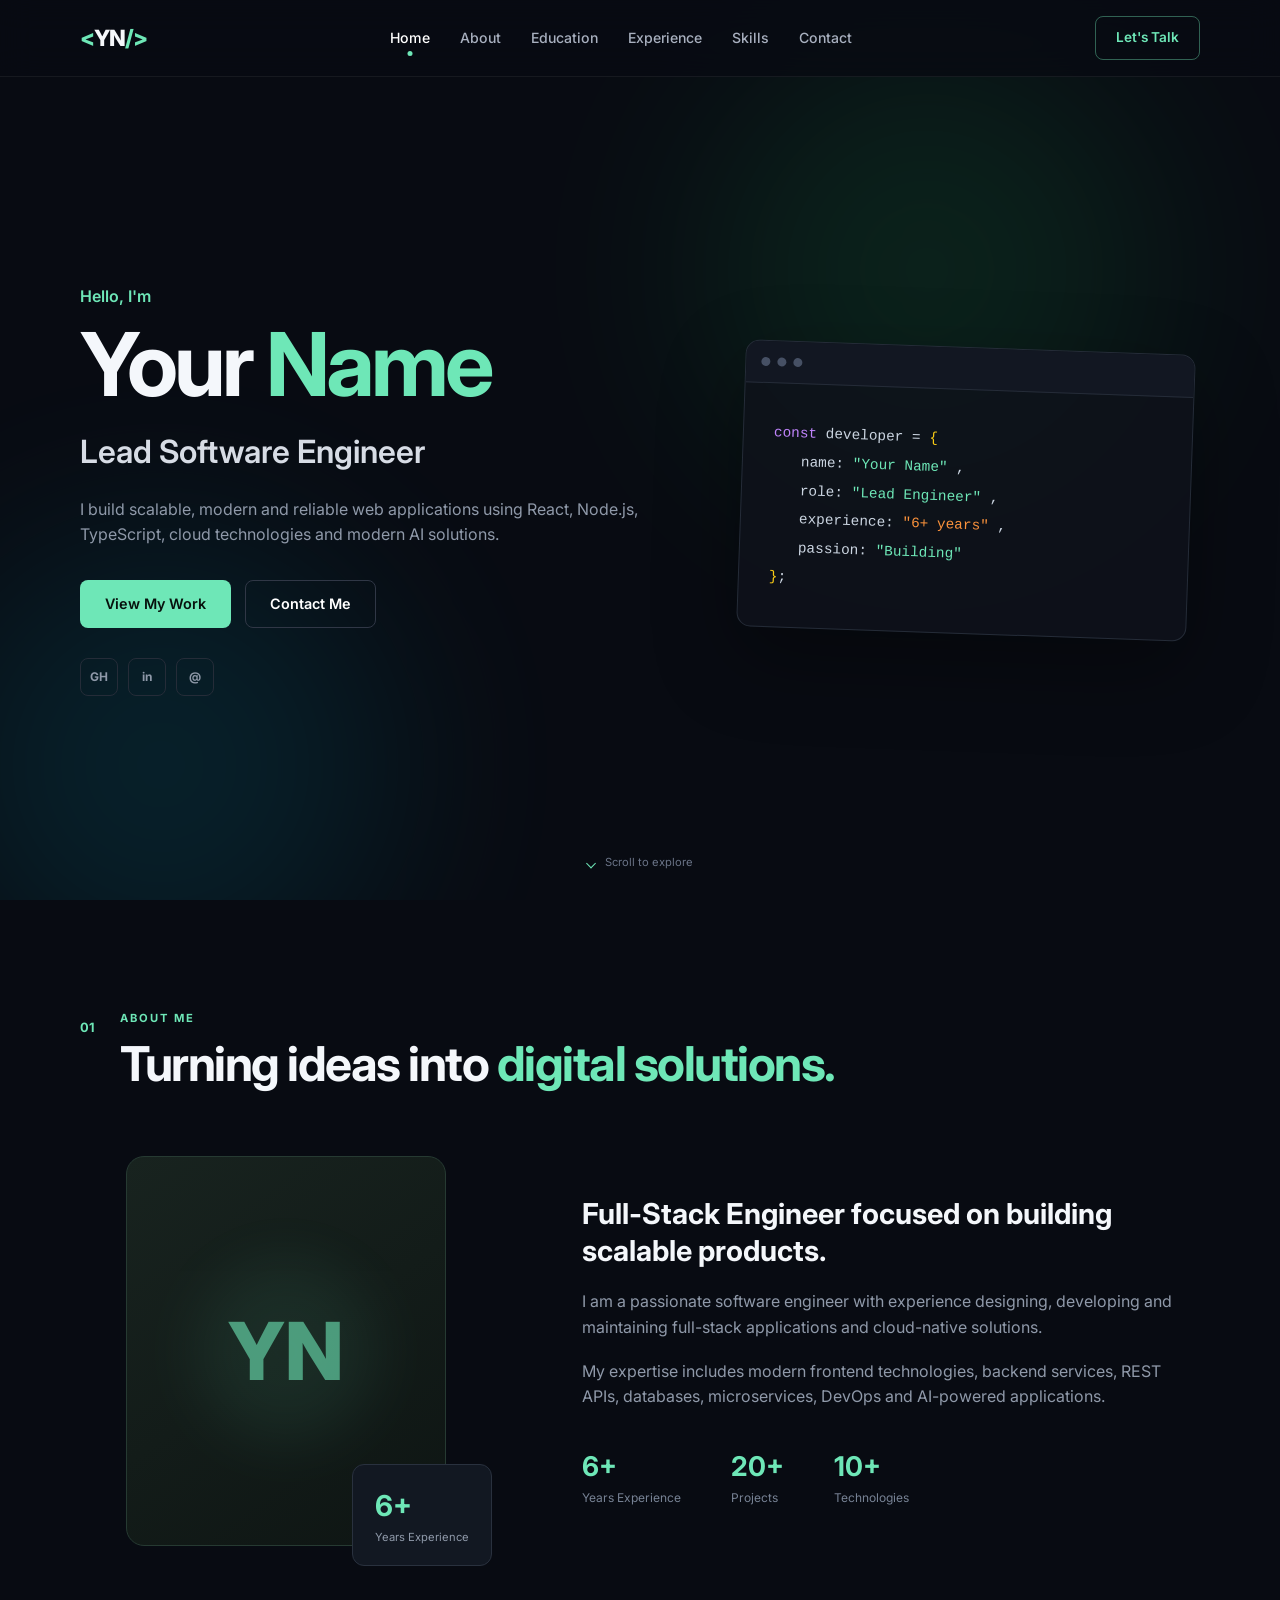
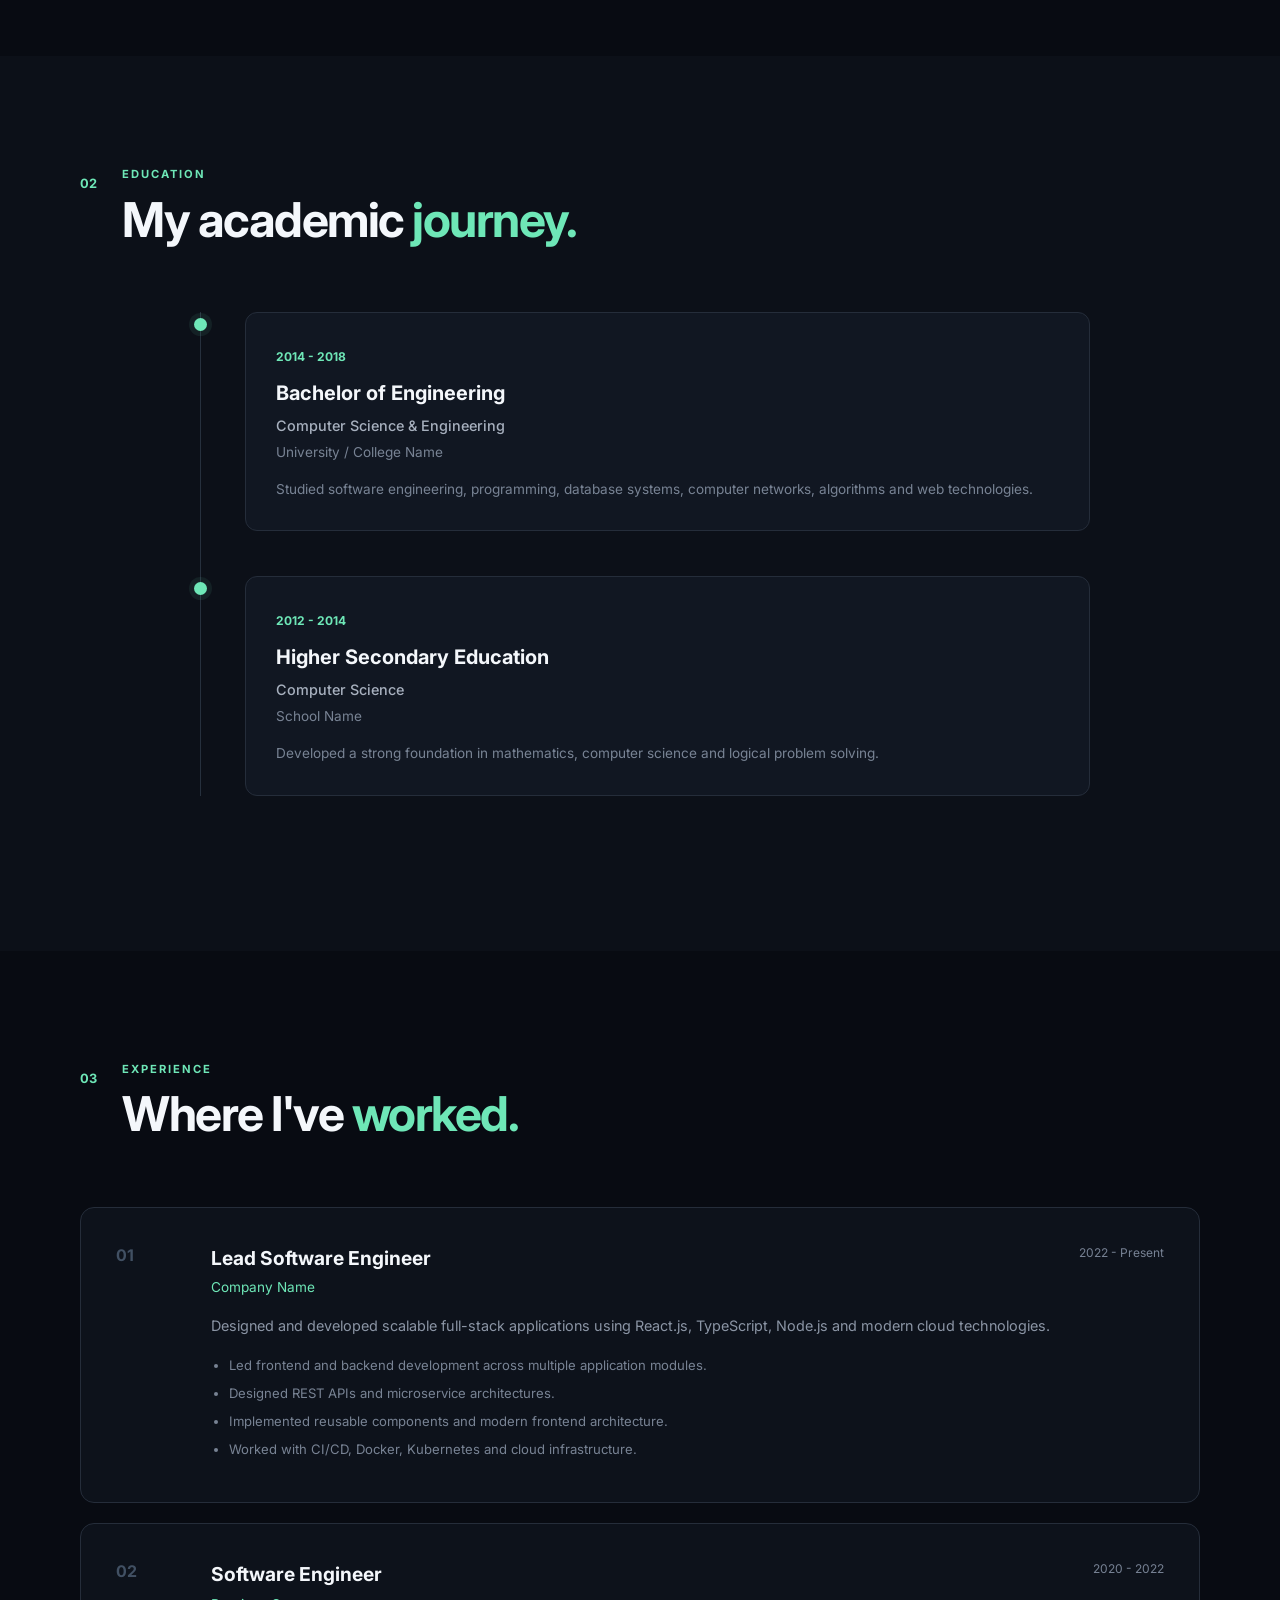
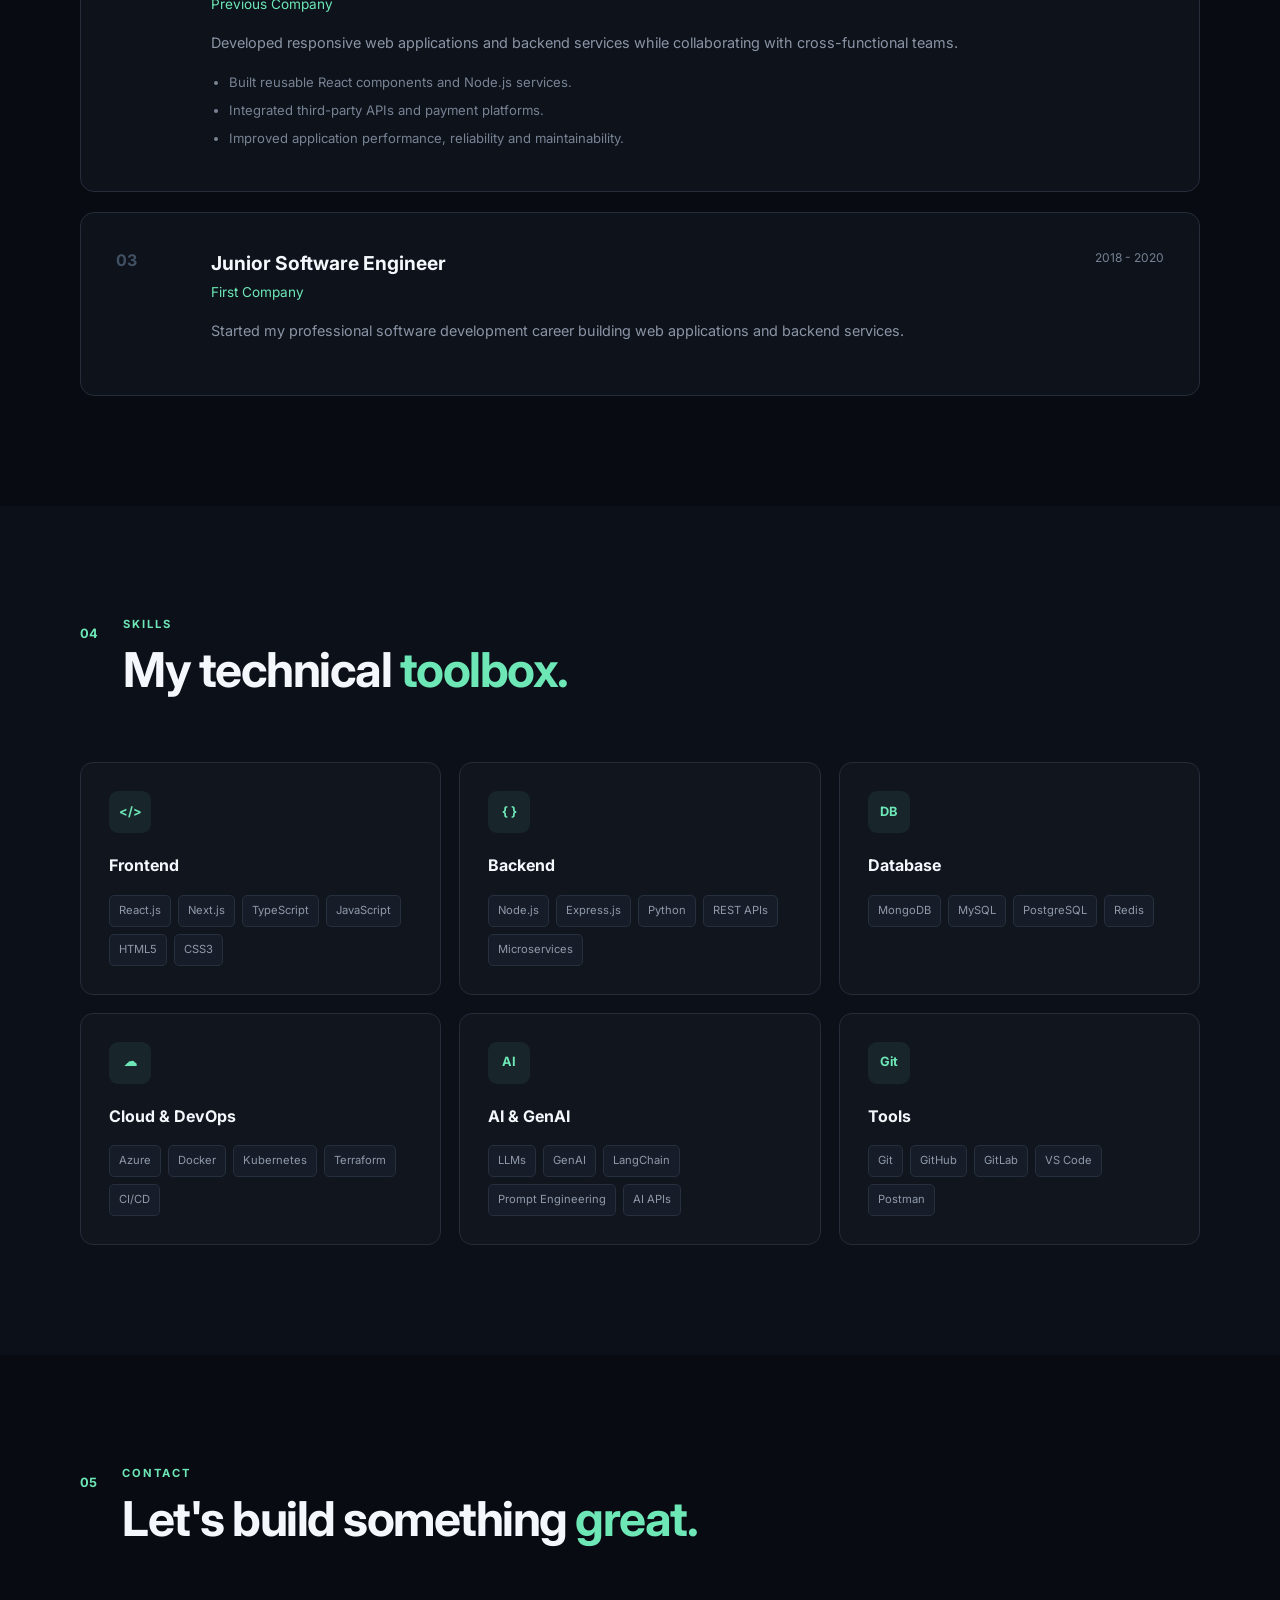
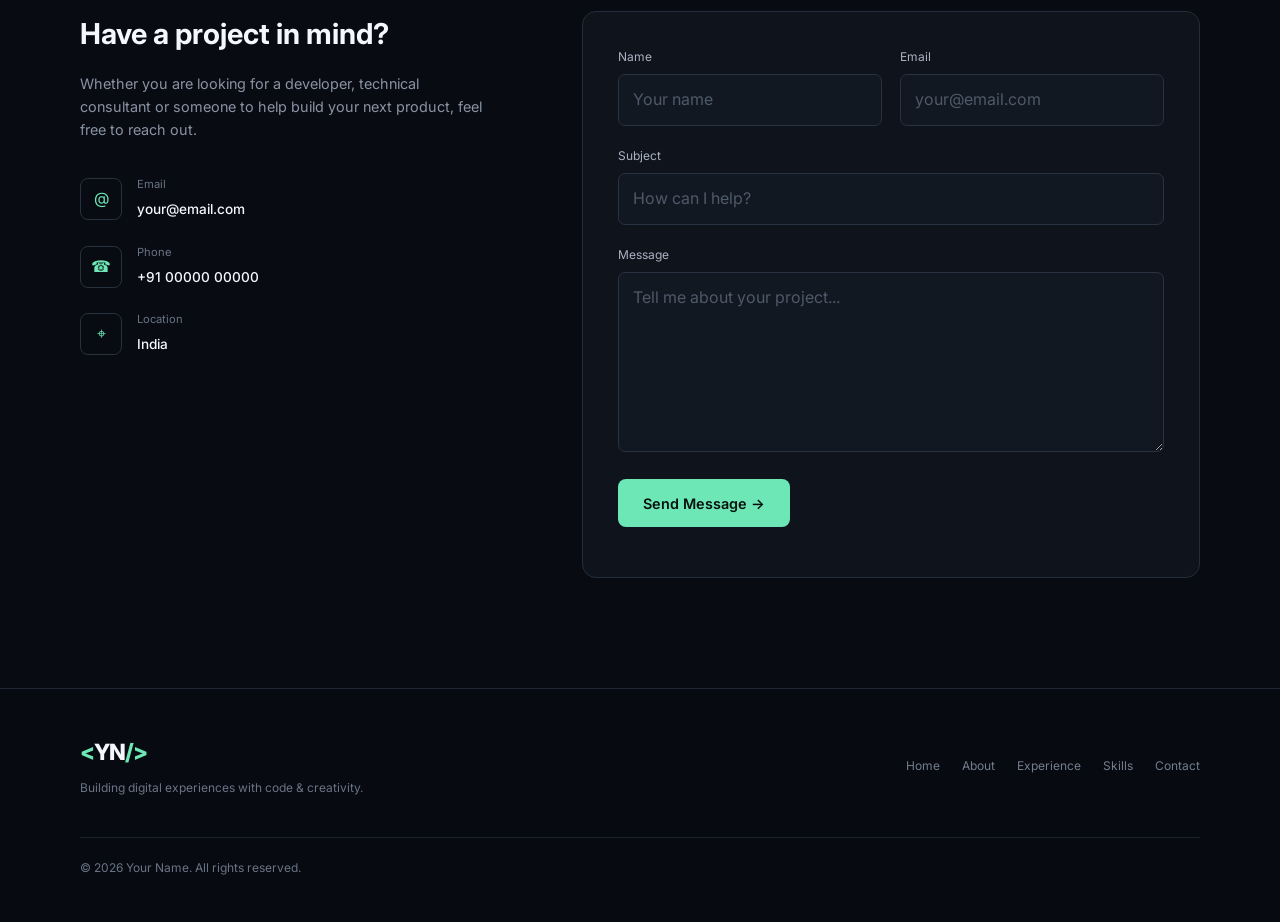
<file: index.html>
<!DOCTYPE html>
<html lang="en">
<head>
    <meta charset="UTF-8">
    <meta name="viewport" content="width=device-width, initial-scale=1.0">

    <meta
        name="description"
        content="Personal portfolio website showcasing experience, skills, education and projects."
    >

    <title>Your Name | Lead Software Engineer</title>

    <link rel="stylesheet" href="style.css">

    <link
        href="https://fonts.googleapis.com/css2?family=Inter:wght@400;500;600;700;800&display=swap"
        rel="stylesheet"
    >
</head>

<body>

    <!-- ================= NAVIGATION ================= -->
    <header class="header">
        <nav class="navbar container">

            <a href="#home" class="logo">
                <span>&lt;</span>YN<span>/&gt;</span>
            </a>

            <button class="menu-toggle" id="menuToggle" aria-label="Toggle navigation">
                <span></span>
                <span></span>
                <span></span>
            </button>

            <ul class="nav-links" id="navLinks">
                <li><a href="#home" class="nav-link active">Home</a></li>
                <li><a href="#about" class="nav-link">About</a></li>
                <li><a href="#education" class="nav-link">Education</a></li>
                <li><a href="#experience" class="nav-link">Experience</a></li>
                <li><a href="#skills" class="nav-link">Skills</a></li>
                <li><a href="#contact" class="nav-link">Contact</a></li>
            </ul>

            <a href="#contact" class="nav-button">Let's Talk</a>

        </nav>
    </header>


    <main>

        <!-- ================= HERO ================= -->
        <section class="hero" id="home">

            <div class="hero-background">
                <div class="glow glow-one"></div>
                <div class="glow glow-two"></div>
            </div>

            <div class="container hero-content">

                <div class="hero-text">

                    <p class="hero-intro">
                        Hello, I'm
                    </p>

                    <h1>
                        Your <span>Name</span>
                    </h1>

                    <h2>
                        Lead Software Engineer
                    </h2>

                    <p class="hero-description">
                        I build scalable, modern and reliable web applications
                        using React, Node.js, TypeScript, cloud technologies
                        and modern AI solutions.
                    </p>

                    <div class="hero-buttons">
                        <a href="#experience" class="btn btn-primary">
                            View My Work
                        </a>

                        <a href="#contact" class="btn btn-secondary">
                            Contact Me
                        </a>
                    </div>

                    <div class="hero-socials">
                        <a href="#" aria-label="GitHub">GH</a>
                        <a href="#" aria-label="LinkedIn">in</a>
                        <a href="#" aria-label="Email">@</a>
                    </div>

                </div>


                <div class="hero-card-wrapper">

                    <div class="hero-card">

                        <div class="code-top">
                            <span></span>
                            <span></span>
                            <span></span>
                        </div>

                        <div class="code-content">
                            <p>
                                <span class="purple">const</span>
                                developer =
                                <span class="yellow">{</span>
                            </p>

                            <p class="indent">
                                name:
                                <span class="green">
                                    "Your Name"
                                </span>,
                            </p>

                            <p class="indent">
                                role:
                                <span class="green">
                                    "Lead Engineer"
                                </span>,
                            </p>

                            <p class="indent">
                                experience:
                                <span class="orange">
                                    "6+ years"
                                </span>,
                            </p>

                            <p class="indent">
                                passion:
                                <span class="green">
                                    "Building"
                                </span>
                            </p>

                            <p>
                                <span class="yellow">}</span>;
                            </p>
                        </div>

                    </div>

                </div>

            </div>

            <div class="scroll-indicator">
                <span></span>
                Scroll to explore
            </div>

        </section>


        <!-- ================= ABOUT ================= -->
        <section class="section" id="about">

            <div class="container">

                <div class="section-heading">
                    <span>01</span>
                    <div>
                        <p class="section-label">About Me</p>
                        <h2>Turning ideas into <span>digital solutions.</span></h2>
                    </div>
                </div>


                <div class="about-grid">

                    <div class="about-image">
                        <div class="profile-placeholder">
                            <span>YN</span>
                        </div>

                        <div class="experience-badge">
                            <strong>6+</strong>
                            <span>Years Experience</span>
                        </div>
                    </div>


                    <div class="about-content">

                        <h3>
                            Full-Stack Engineer focused on building
                            scalable products.
                        </h3>

                        <p>
                            I am a passionate software engineer with experience
                            designing, developing and maintaining full-stack
                            applications and cloud-native solutions.
                        </p>

                        <p>
                            My expertise includes modern frontend technologies,
                            backend services, REST APIs, databases,
                            microservices, DevOps and AI-powered applications.
                        </p>

                        <div class="about-stats">

                            <div>
                                <strong>6+</strong>
                                <span>Years Experience</span>
                            </div>

                            <div>
                                <strong>20+</strong>
                                <span>Projects</span>
                            </div>

                            <div>
                                <strong>10+</strong>
                                <span>Technologies</span>
                            </div>

                        </div>

                    </div>

                </div>

            </div>

        </section>


        <!-- ================= EDUCATION ================= -->
        <section class="section section-dark" id="education">

            <div class="container">

                <div class="section-heading">
                    <span>02</span>
                    <div>
                        <p class="section-label">Education</p>
                        <h2>My academic <span>journey.</span></h2>
                    </div>
                </div>


                <div class="timeline">

                    <div class="timeline-item">

                        <div class="timeline-dot"></div>

                        <div class="timeline-card">

                            <span class="timeline-year">
                                2014 - 2018
                            </span>

                            <h3>
                                Bachelor of Engineering
                            </h3>

                            <h4>
                                Computer Science & Engineering
                            </h4>

                            <p>
                                University / College Name
                            </p>

                            <p class="timeline-description">
                                Studied software engineering, programming,
                                database systems, computer networks,
                                algorithms and web technologies.
                            </p>

                        </div>

                    </div>


                    <div class="timeline-item">

                        <div class="timeline-dot"></div>

                        <div class="timeline-card">

                            <span class="timeline-year">
                                2012 - 2014
                            </span>

                            <h3>
                                Higher Secondary Education
                            </h3>

                            <h4>
                                Computer Science
                            </h4>

                            <p>
                                School Name
                            </p>

                            <p class="timeline-description">
                                Developed a strong foundation in mathematics,
                                computer science and logical problem solving.
                            </p>

                        </div>

                    </div>

                </div>

            </div>

        </section>


        <!-- ================= EXPERIENCE ================= -->
        <section class="section" id="experience">

            <div class="container">

                <div class="section-heading">
                    <span>03</span>
                    <div>
                        <p class="section-label">Experience</p>
                        <h2>Where I've <span>worked.</span></h2>
                    </div>
                </div>


                <div class="experience-list">

                    <article class="experience-card">

                        <div class="experience-number">
                            01
                        </div>

                        <div class="experience-main">

                            <div class="experience-header">

                                <div>
                                    <h3>Lead Software Engineer</h3>
                                    <p class="company">
                                        Company Name
                                    </p>
                                </div>

                                <span class="experience-date">
                                    2022 - Present
                                </span>

                            </div>

                            <p>
                                Designed and developed scalable full-stack
                                applications using React.js, TypeScript,
                                Node.js and modern cloud technologies.
                            </p>

                            <ul>
                                <li>
                                    Led frontend and backend development
                                    across multiple application modules.
                                </li>

                                <li>
                                    Designed REST APIs and microservice
                                    architectures.
                                </li>

                                <li>
                                    Implemented reusable components and
                                    modern frontend architecture.
                                </li>

                                <li>
                                    Worked with CI/CD, Docker, Kubernetes
                                    and cloud infrastructure.
                                </li>
                            </ul>

                        </div>

                    </article>


                    <article class="experience-card">

                        <div class="experience-number">
                            02
                        </div>

                        <div class="experience-main">

                            <div class="experience-header">

                                <div>
                                    <h3>Software Engineer</h3>
                                    <p class="company">
                                        Previous Company
                                    </p>
                                </div>

                                <span class="experience-date">
                                    2020 - 2022
                                </span>

                            </div>

                            <p>
                                Developed responsive web applications and
                                backend services while collaborating with
                                cross-functional teams.
                            </p>

                            <ul>
                                <li>
                                    Built reusable React components and
                                    Node.js services.
                                </li>

                                <li>
                                    Integrated third-party APIs and payment
                                    platforms.
                                </li>

                                <li>
                                    Improved application performance,
                                    reliability and maintainability.
                                </li>

                            </ul>

                        </div>

                    </article>


                    <article class="experience-card">

                        <div class="experience-number">
                            03
                        </div>

                        <div class="experience-main">

                            <div class="experience-header">

                                <div>
                                    <h3>Junior Software Engineer</h3>
                                    <p class="company">
                                        First Company
                                    </p>
                                </div>

                                <span class="experience-date">
                                    2018 - 2020
                                </span>

                            </div>

                            <p>
                                Started my professional software development
                                career building web applications and
                                backend services.
                            </p>

                        </div>

                    </article>

                </div>

            </div>

        </section>


        <!-- ================= SKILLS ================= -->
        <section class="section section-dark" id="skills">

            <div class="container">

                <div class="section-heading">
                    <span>04</span>
                    <div>
                        <p class="section-label">Skills</p>
                        <h2>My technical <span>toolbox.</span></h2>
                    </div>
                </div>


                <div class="skills-grid">

                    <div class="skill-category">

                        <div class="skill-icon">
                            &lt;/&gt;
                        </div>

                        <h3>Frontend</h3>

                        <div class="skill-tags">
                            <span>React.js</span>
                            <span>Next.js</span>
                            <span>TypeScript</span>
                            <span>JavaScript</span>
                            <span>HTML5</span>
                            <span>CSS3</span>
                        </div>

                    </div>


                    <div class="skill-category">

                        <div class="skill-icon">
                            { }
                        </div>

                        <h3>Backend</h3>

                        <div class="skill-tags">
                            <span>Node.js</span>
                            <span>Express.js</span>
                            <span>Python</span>
                            <span>REST APIs</span>
                            <span>Microservices</span>
                        </div>

                    </div>


                    <div class="skill-category">

                        <div class="skill-icon">
                            DB
                        </div>

                        <h3>Database</h3>

                        <div class="skill-tags">
                            <span>MongoDB</span>
                            <span>MySQL</span>
                            <span>PostgreSQL</span>
                            <span>Redis</span>
                        </div>

                    </div>


                    <div class="skill-category">

                        <div class="skill-icon">
                            ☁
                        </div>

                        <h3>Cloud & DevOps</h3>

                        <div class="skill-tags">
                            <span>Azure</span>
                            <span>Docker</span>
                            <span>Kubernetes</span>
                            <span>Terraform</span>
                            <span>CI/CD</span>
                        </div>

                    </div>


                    <div class="skill-category">

                        <div class="skill-icon">
                            AI
                        </div>

                        <h3>AI & GenAI</h3>

                        <div class="skill-tags">
                            <span>LLMs</span>
                            <span>GenAI</span>
                            <span>LangChain</span>
                            <span>Prompt Engineering</span>
                            <span>AI APIs</span>
                        </div>

                    </div>


                    <div class="skill-category">

                        <div class="skill-icon">
                            Git
                        </div>

                        <h3>Tools</h3>

                        <div class="skill-tags">
                            <span>Git</span>
                            <span>GitHub</span>
                            <span>GitLab</span>
                            <span>VS Code</span>
                            <span>Postman</span>
                        </div>

                    </div>

                </div>

            </div>

        </section>


        <!-- ================= CONTACT ================= -->
        <section class="section contact-section" id="contact">

            <div class="container">

                <div class="section-heading">
                    <span>05</span>
                    <div>
                        <p class="section-label">Contact</p>
                        <h2>Let's build something <span>great.</span></h2>
                    </div>
                </div>


                <div class="contact-grid">

                    <div class="contact-info">

                        <h3>
                            Have a project in mind?
                        </h3>

                        <p>
                            Whether you are looking for a developer,
                            technical consultant or someone to help
                            build your next product, feel free to reach out.
                        </p>


                        <div class="contact-details">

                            <a href="mailto:your@email.com">
                                <span class="contact-icon">@</span>

                                <div>
                                    <small>Email</small>
                                    <strong>
                                        your@email.com
                                    </strong>
                                </div>
                            </a>


                            <a href="tel:+910000000000">
                                <span class="contact-icon">☎</span>

                                <div>
                                    <small>Phone</small>
                                    <strong>
                                        +91 00000 00000
                                    </strong>
                                </div>
                            </a>


                            <div>
                                <span class="contact-icon">⌖</span>

                                <div>
                                    <small>Location</small>
                                    <strong>
                                        India
                                    </strong>
                                </div>
                            </div>

                        </div>

                    </div>


                    <form class="contact-form" id="contactForm">

                        <div class="form-row">

                            <div class="form-group">
                                <label for="name">Name</label>
                                <input
                                    type="text"
                                    id="name"
                                    name="name"
                                    placeholder="Your name"
                                    required
                                >
                            </div>

                            <div class="form-group">
                                <label for="email">Email</label>
                                <input
                                    type="email"
                                    id="email"
                                    name="email"
                                    placeholder="your@email.com"
                                    required
                                >
                            </div>

                        </div>


                        <div class="form-group">

                            <label for="subject">
                                Subject
                            </label>

                            <input
                                type="text"
                                id="subject"
                                name="subject"
                                placeholder="How can I help?"
                                required
                            >

                        </div>


                        <div class="form-group">

                            <label for="message">
                                Message
                            </label>

                            <textarea
                                id="message"
                                name="message"
                                rows="6"
                                placeholder="Tell me about your project..."
                                required
                            ></textarea>

                        </div>


                        <button type="submit" class="btn btn-primary">
                            Send Message →
                        </button>

                        <p class="form-message" id="formMessage"></p>

                    </form>

                </div>

            </div>

        </section>

    </main>


    <!-- ================= FOOTER ================= -->
    <footer class="footer">

        <div class="container footer-content">

            <div>
                <a href="#home" class="logo">
                    <span>&lt;</span>YN<span>/&gt;</span>
                </a>

                <p>
                    Building digital experiences with code & creativity.
                </p>
            </div>


            <div class="footer-links">

                <a href="#home">Home</a>
                <a href="#about">About</a>
                <a href="#experience">Experience</a>
                <a href="#skills">Skills</a>
                <a href="#contact">Contact</a>

            </div>


            <p class="copyright">
                © <span id="year"></span> Your Name. All rights reserved.
            </p>

        </div>

    </footer>


    <button class="back-to-top" id="backToTop" aria-label="Back to top">
        ↑
    </button>


    <script src="script.js"></script>

</body>
</html>
</file>
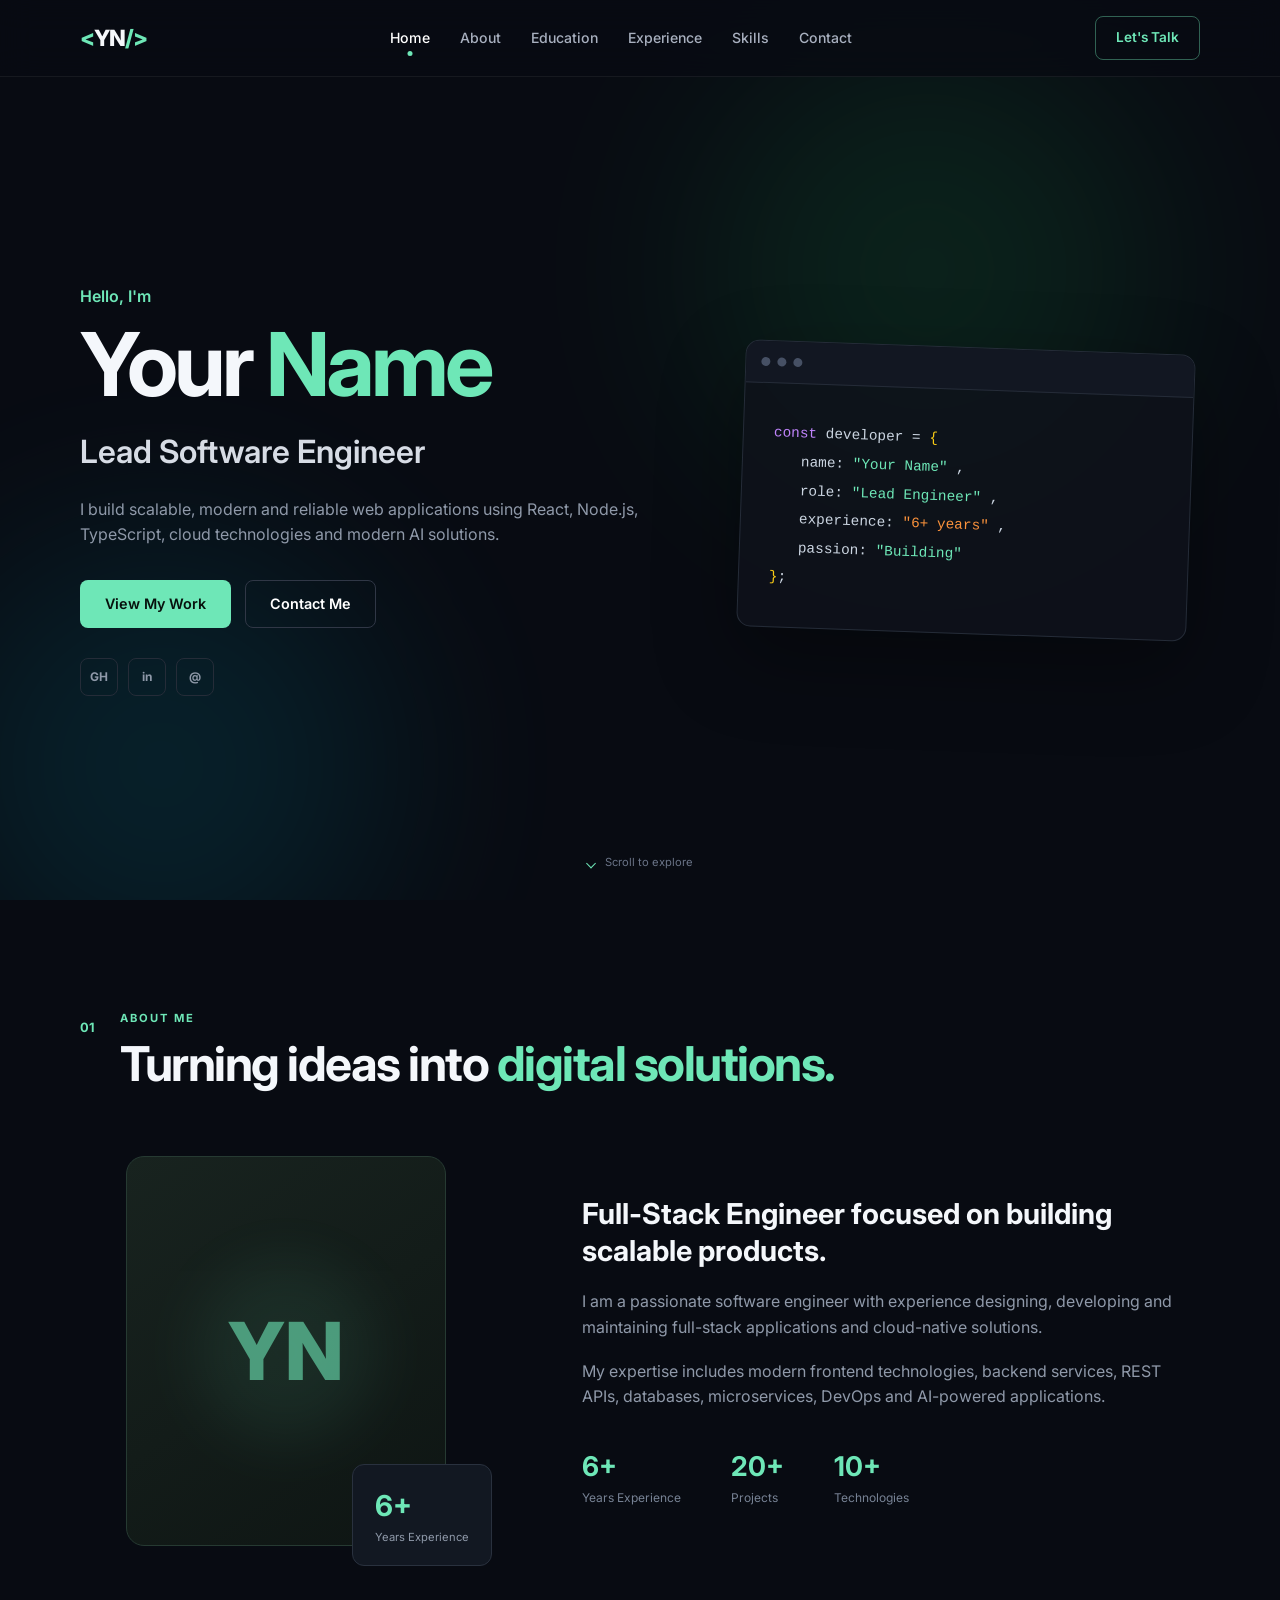
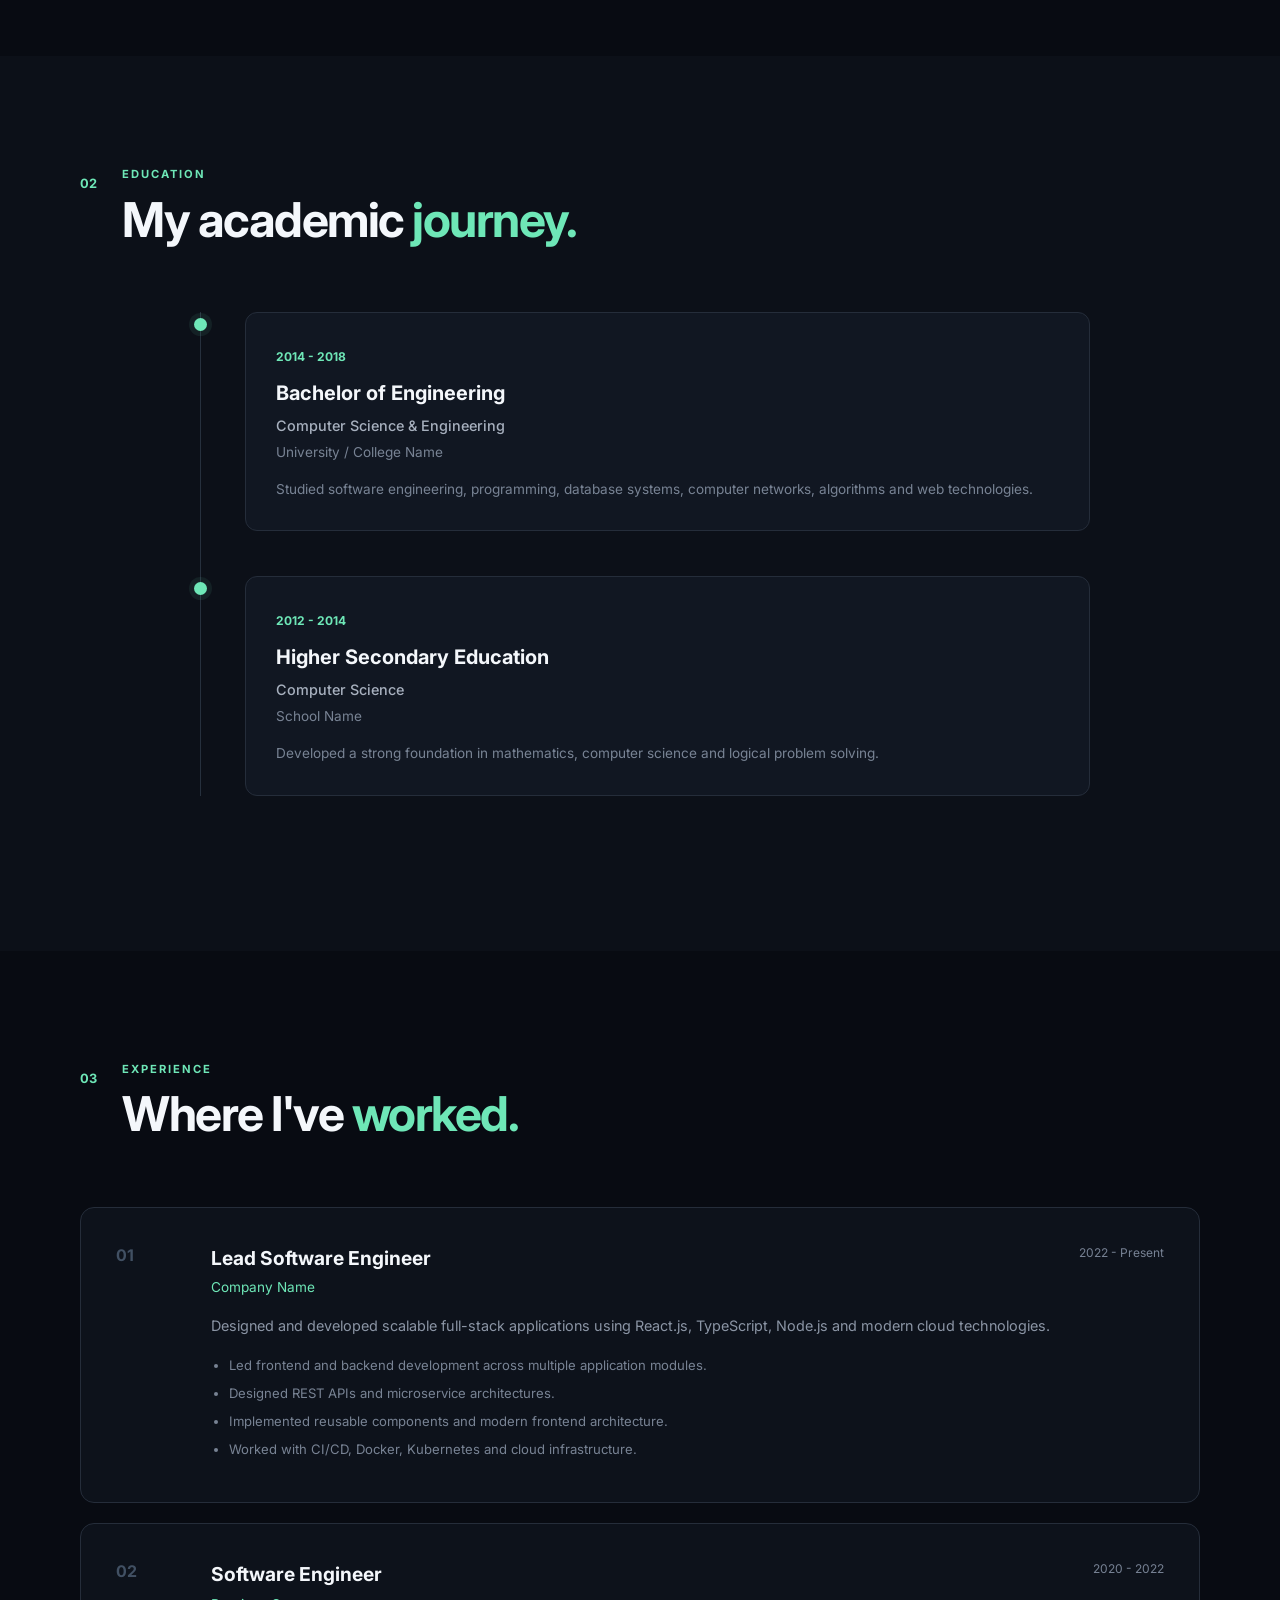
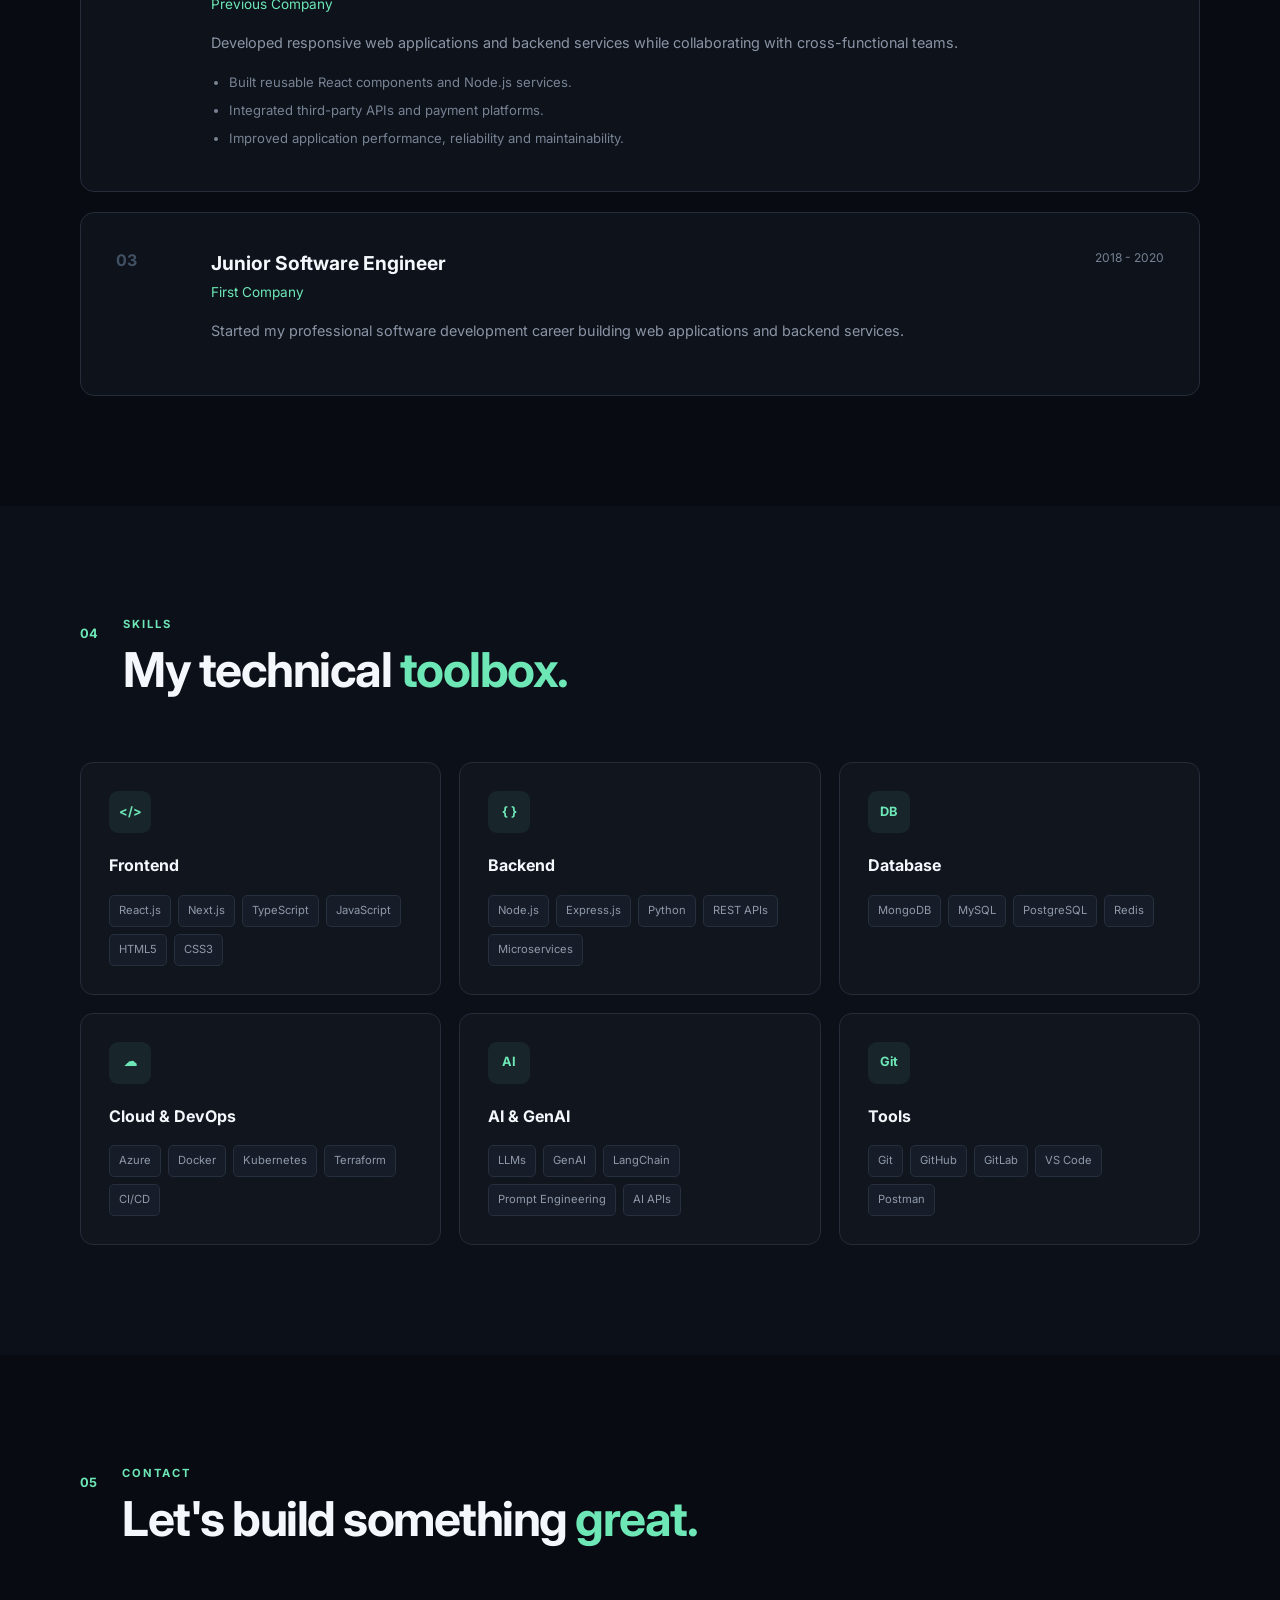
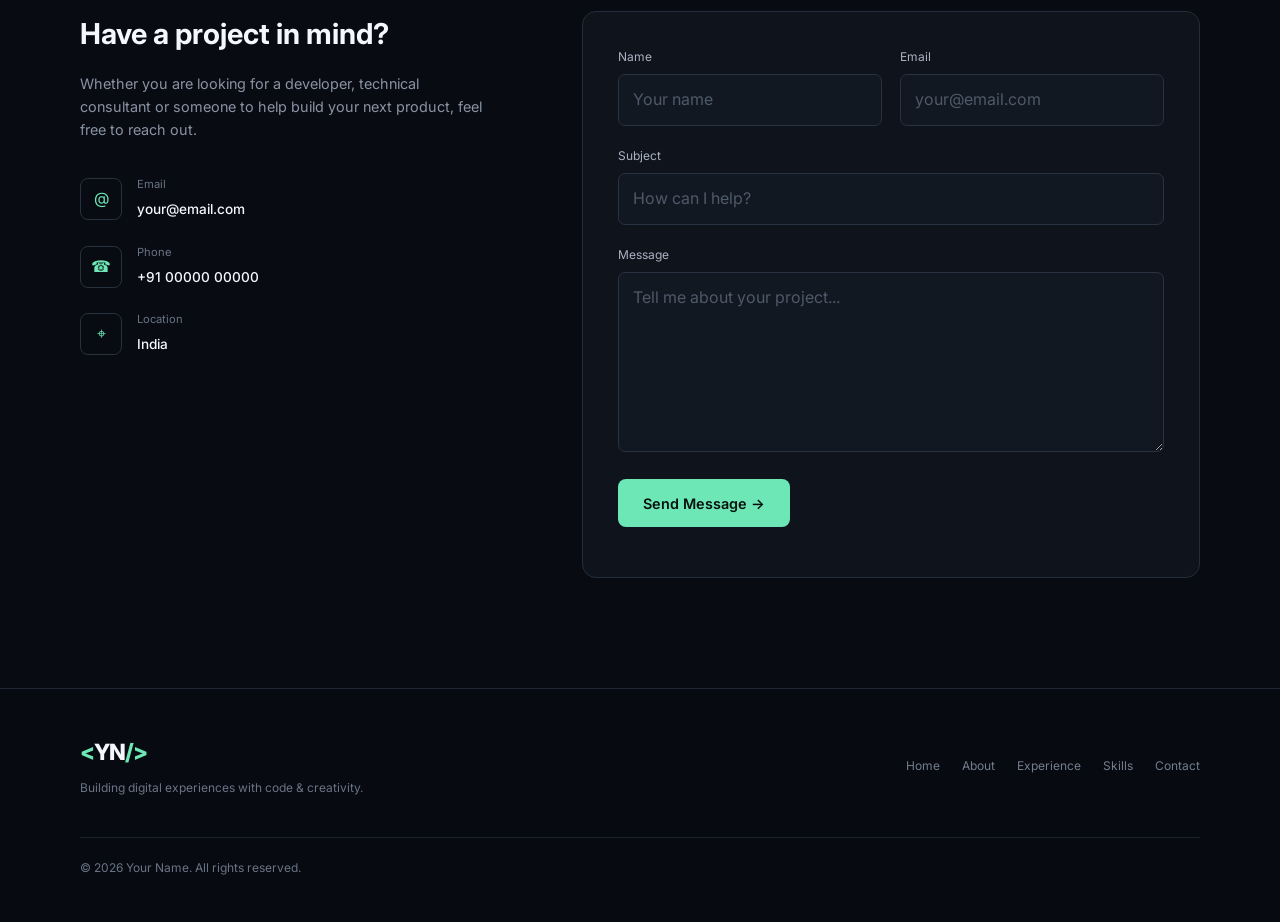
<file: Web.html>
<!DOCTYPE html>
<html lang="en">
<head>
    <meta charset="UTF-8">
    <meta name="viewport" content="width=device-width, initial-scale=1.0">

    <meta
        name="description"
        content="Personal portfolio website showcasing experience, skills, education and projects."
    >

    <title>Your Name | Lead Software Engineer</title>

    <link rel="stylesheet" href="style.css">

    <link
        href="https://fonts.googleapis.com/css2?family=Inter:wght@400;500;600;700;800&display=swap"
        rel="stylesheet"
    >
</head>

<body>

    <!-- ================= NAVIGATION ================= -->
    <header class="header">
        <nav class="navbar container">

            <a href="#home" class="logo">
                <span>&lt;</span>YN<span>/&gt;</span>
            </a>

            <button class="menu-toggle" id="menuToggle" aria-label="Toggle navigation">
                <span></span>
                <span></span>
                <span></span>
            </button>

            <ul class="nav-links" id="navLinks">
                <li><a href="#home" class="nav-link active">Home</a></li>
                <li><a href="#about" class="nav-link">About</a></li>
                <li><a href="#education" class="nav-link">Education</a></li>
                <li><a href="#experience" class="nav-link">Experience</a></li>
                <li><a href="#skills" class="nav-link">Skills</a></li>
                <li><a href="#contact" class="nav-link">Contact</a></li>
            </ul>

            <a href="#contact" class="nav-button">Let's Talk</a>

        </nav>
    </header>


    <main>

        <!-- ================= HERO ================= -->
        <section class="hero" id="home">

            <div class="hero-background">
                <div class="glow glow-one"></div>
                <div class="glow glow-two"></div>
            </div>

            <div class="container hero-content">

                <div class="hero-text">

                    <p class="hero-intro">
                        Hello, I'm
                    </p>

                    <h1>
                        Your <span>Name</span>
                    </h1>

                    <h2>
                        Lead Software Engineer
                    </h2>

                    <p class="hero-description">
                        I build scalable, modern and reliable web applications
                        using React, Node.js, TypeScript, cloud technologies
                        and modern AI solutions.
                    </p>

                    <div class="hero-buttons">
                        <a href="#experience" class="btn btn-primary">
                            View My Work
                        </a>

                        <a href="#contact" class="btn btn-secondary">
                            Contact Me
                        </a>
                    </div>

                    <div class="hero-socials">
                        <a href="#" aria-label="GitHub">GH</a>
                        <a href="#" aria-label="LinkedIn">in</a>
                        <a href="#" aria-label="Email">@</a>
                    </div>

                </div>


                <div class="hero-card-wrapper">

                    <div class="hero-card">

                        <div class="code-top">
                            <span></span>
                            <span></span>
                            <span></span>
                        </div>

                        <div class="code-content">
                            <p>
                                <span class="purple">const</span>
                                developer =
                                <span class="yellow">{</span>
                            </p>

                            <p class="indent">
                                name:
                                <span class="green">
                                    "Your Name"
                                </span>,
                            </p>

                            <p class="indent">
                                role:
                                <span class="green">
                                    "Lead Engineer"
                                </span>,
                            </p>

                            <p class="indent">
                                experience:
                                <span class="orange">
                                    "6+ years"
                                </span>,
                            </p>

                            <p class="indent">
                                passion:
                                <span class="green">
                                    "Building"
                                </span>
                            </p>

                            <p>
                                <span class="yellow">}</span>;
                            </p>
                        </div>

                    </div>

                </div>

            </div>

            <div class="scroll-indicator">
                <span></span>
                Scroll to explore
            </div>

        </section>


        <!-- ================= ABOUT ================= -->
        <section class="section" id="about">

            <div class="container">

                <div class="section-heading">
                    <span>01</span>
                    <div>
                        <p class="section-label">About Me</p>
                        <h2>Turning ideas into <span>digital solutions.</span></h2>
                    </div>
                </div>


                <div class="about-grid">

                    <div class="about-image">
                        <div class="profile-placeholder">
                            <span>YN</span>
                        </div>

                        <div class="experience-badge">
                            <strong>6+</strong>
                            <span>Years Experience</span>
                        </div>
                    </div>


                    <div class="about-content">

                        <h3>
                            Full-Stack Engineer focused on building
                            scalable products.
                        </h3>

                        <p>
                            I am a passionate software engineer with experience
                            designing, developing and maintaining full-stack
                            applications and cloud-native solutions.
                        </p>

                        <p>
                            My expertise includes modern frontend technologies,
                            backend services, REST APIs, databases,
                            microservices, DevOps and AI-powered applications.
                        </p>

                        <div class="about-stats">

                            <div>
                                <strong>6+</strong>
                                <span>Years Experience</span>
                            </div>

                            <div>
                                <strong>20+</strong>
                                <span>Projects</span>
                            </div>

                            <div>
                                <strong>10+</strong>
                                <span>Technologies</span>
                            </div>

                        </div>

                    </div>

                </div>

            </div>

        </section>


        <!-- ================= EDUCATION ================= -->
        <section class="section section-dark" id="education">

            <div class="container">

                <div class="section-heading">
                    <span>02</span>
                    <div>
                        <p class="section-label">Education</p>
                        <h2>My academic <span>journey.</span></h2>
                    </div>
                </div>


                <div class="timeline">

                    <div class="timeline-item">

                        <div class="timeline-dot"></div>

                        <div class="timeline-card">

                            <span class="timeline-year">
                                2014 - 2018
                            </span>

                            <h3>
                                Bachelor of Engineering
                            </h3>

                            <h4>
                                Computer Science & Engineering
                            </h4>

                            <p>
                                University / College Name
                            </p>

                            <p class="timeline-description">
                                Studied software engineering, programming,
                                database systems, computer networks,
                                algorithms and web technologies.
                            </p>

                        </div>

                    </div>


                    <div class="timeline-item">

                        <div class="timeline-dot"></div>

                        <div class="timeline-card">

                            <span class="timeline-year">
                                2012 - 2014
                            </span>

                            <h3>
                                Higher Secondary Education
                            </h3>

                            <h4>
                                Computer Science
                            </h4>

                            <p>
                                School Name
                            </p>

                            <p class="timeline-description">
                                Developed a strong foundation in mathematics,
                                computer science and logical problem solving.
                            </p>

                        </div>

                    </div>

                </div>

            </div>

        </section>


        <!-- ================= EXPERIENCE ================= -->
        <section class="section" id="experience">

            <div class="container">

                <div class="section-heading">
                    <span>03</span>
                    <div>
                        <p class="section-label">Experience</p>
                        <h2>Where I've <span>worked.</span></h2>
                    </div>
                </div>


                <div class="experience-list">

                    <article class="experience-card">

                        <div class="experience-number">
                            01
                        </div>

                        <div class="experience-main">

                            <div class="experience-header">

                                <div>
                                    <h3>Lead Software Engineer</h3>
                                    <p class="company">
                                        Company Name
                                    </p>
                                </div>

                                <span class="experience-date">
                                    2022 - Present
                                </span>

                            </div>

                            <p>
                                Designed and developed scalable full-stack
                                applications using React.js, TypeScript,
                                Node.js and modern cloud technologies.
                            </p>

                            <ul>
                                <li>
                                    Led frontend and backend development
                                    across multiple application modules.
                                </li>

                                <li>
                                    Designed REST APIs and microservice
                                    architectures.
                                </li>

                                <li>
                                    Implemented reusable components and
                                    modern frontend architecture.
                                </li>

                                <li>
                                    Worked with CI/CD, Docker, Kubernetes
                                    and cloud infrastructure.
                                </li>
                            </ul>

                        </div>

                    </article>


                    <article class="experience-card">

                        <div class="experience-number">
                            02
                        </div>

                        <div class="experience-main">

                            <div class="experience-header">

                                <div>
                                    <h3>Software Engineer</h3>
                                    <p class="company">
                                        Previous Company
                                    </p>
                                </div>

                                <span class="experience-date">
                                    2020 - 2022
                                </span>

                            </div>

                            <p>
                                Developed responsive web applications and
                                backend services while collaborating with
                                cross-functional teams.
                            </p>

                            <ul>
                                <li>
                                    Built reusable React components and
                                    Node.js services.
                                </li>

                                <li>
                                    Integrated third-party APIs and payment
                                    platforms.
                                </li>

                                <li>
                                    Improved application performance,
                                    reliability and maintainability.
                                </li>

                            </ul>

                        </div>

                    </article>


                    <article class="experience-card">

                        <div class="experience-number">
                            03
                        </div>

                        <div class="experience-main">

                            <div class="experience-header">

                                <div>
                                    <h3>Junior Software Engineer</h3>
                                    <p class="company">
                                        First Company
                                    </p>
                                </div>

                                <span class="experience-date">
                                    2018 - 2020
                                </span>

                            </div>

                            <p>
                                Started my professional software development
                                career building web applications and
                                backend services.
                            </p>

                        </div>

                    </article>

                </div>

            </div>

        </section>


        <!-- ================= SKILLS ================= -->
        <section class="section section-dark" id="skills">

            <div class="container">

                <div class="section-heading">
                    <span>04</span>
                    <div>
                        <p class="section-label">Skills</p>
                        <h2>My technical <span>toolbox.</span></h2>
                    </div>
                </div>


                <div class="skills-grid">

                    <div class="skill-category">

                        <div class="skill-icon">
                            &lt;/&gt;
                        </div>

                        <h3>Frontend</h3>

                        <div class="skill-tags">
                            <span>React.js</span>
                            <span>Next.js</span>
                            <span>TypeScript</span>
                            <span>JavaScript</span>
                            <span>HTML5</span>
                            <span>CSS3</span>
                        </div>

                    </div>


                    <div class="skill-category">

                        <div class="skill-icon">
                            { }
                        </div>

                        <h3>Backend</h3>

                        <div class="skill-tags">
                            <span>Node.js</span>
                            <span>Express.js</span>
                            <span>Python</span>
                            <span>REST APIs</span>
                            <span>Microservices</span>
                        </div>

                    </div>


                    <div class="skill-category">

                        <div class="skill-icon">
                            DB
                        </div>

                        <h3>Database</h3>

                        <div class="skill-tags">
                            <span>MongoDB</span>
                            <span>MySQL</span>
                            <span>PostgreSQL</span>
                            <span>Redis</span>
                        </div>

                    </div>


                    <div class="skill-category">

                        <div class="skill-icon">
                            ☁
                        </div>

                        <h3>Cloud & DevOps</h3>

                        <div class="skill-tags">
                            <span>Azure</span>
                            <span>Docker</span>
                            <span>Kubernetes</span>
                            <span>Terraform</span>
                            <span>CI/CD</span>
                        </div>

                    </div>


                    <div class="skill-category">

                        <div class="skill-icon">
                            AI
                        </div>

                        <h3>AI & GenAI</h3>

                        <div class="skill-tags">
                            <span>LLMs</span>
                            <span>GenAI</span>
                            <span>LangChain</span>
                            <span>Prompt Engineering</span>
                            <span>AI APIs</span>
                        </div>

                    </div>


                    <div class="skill-category">

                        <div class="skill-icon">
                            Git
                        </div>

                        <h3>Tools</h3>

                        <div class="skill-tags">
                            <span>Git</span>
                            <span>GitHub</span>
                            <span>GitLab</span>
                            <span>VS Code</span>
                            <span>Postman</span>
                        </div>

                    </div>

                </div>

            </div>

        </section>


        <!-- ================= CONTACT ================= -->
        <section class="section contact-section" id="contact">

            <div class="container">

                <div class="section-heading">
                    <span>05</span>
                    <div>
                        <p class="section-label">Contact</p>
                        <h2>Let's build something <span>great.</span></h2>
                    </div>
                </div>


                <div class="contact-grid">

                    <div class="contact-info">

                        <h3>
                            Have a project in mind?
                        </h3>

                        <p>
                            Whether you are looking for a developer,
                            technical consultant or someone to help
                            build your next product, feel free to reach out.
                        </p>


                        <div class="contact-details">

                            <a href="mailto:your@email.com">
                                <span class="contact-icon">@</span>

                                <div>
                                    <small>Email</small>
                                    <strong>
                                        your@email.com
                                    </strong>
                                </div>
                            </a>


                            <a href="tel:+910000000000">
                                <span class="contact-icon">☎</span>

                                <div>
                                    <small>Phone</small>
                                    <strong>
                                        +91 00000 00000
                                    </strong>
                                </div>
                            </a>


                            <div>
                                <span class="contact-icon">⌖</span>

                                <div>
                                    <small>Location</small>
                                    <strong>
                                        India
                                    </strong>
                                </div>
                            </div>

                        </div>

                    </div>


                    <form class="contact-form" id="contactForm">

                        <div class="form-row">

                            <div class="form-group">
                                <label for="name">Name</label>
                                <input
                                    type="text"
                                    id="name"
                                    name="name"
                                    placeholder="Your name"
                                    required
                                >
                            </div>

                            <div class="form-group">
                                <label for="email">Email</label>
                                <input
                                    type="email"
                                    id="email"
                                    name="email"
                                    placeholder="your@email.com"
                                    required
                                >
                            </div>

                        </div>


                        <div class="form-group">

                            <label for="subject">
                                Subject
                            </label>

                            <input
                                type="text"
                                id="subject"
                                name="subject"
                                placeholder="How can I help?"
                                required
                            >

                        </div>


                        <div class="form-group">

                            <label for="message">
                                Message
                            </label>

                            <textarea
                                id="message"
                                name="message"
                                rows="6"
                                placeholder="Tell me about your project..."
                                required
                            ></textarea>

                        </div>


                        <button type="submit" class="btn btn-primary">
                            Send Message →
                        </button>

                        <p class="form-message" id="formMessage"></p>

                    </form>

                </div>

            </div>

        </section>

    </main>


    <!-- ================= FOOTER ================= -->
    <footer class="footer">

        <div class="container footer-content">

            <div>
                <a href="#home" class="logo">
                    <span>&lt;</span>YN<span>/&gt;</span>
                </a>

                <p>
                    Building digital experiences with code & creativity.
                </p>
            </div>


            <div class="footer-links">

                <a href="#home">Home</a>
                <a href="#about">About</a>
                <a href="#experience">Experience</a>
                <a href="#skills">Skills</a>
                <a href="#contact">Contact</a>

            </div>


            <p class="copyright">
                © <span id="year"></span> Your Name. All rights reserved.
            </p>

        </div>

    </footer>


    <button class="back-to-top" id="backToTop" aria-label="Back to top">
        ↑
    </button>


    <script src="script.js"></script>

</body>
</html>
</file>
<file: style.css>
/* =====================================================
   RESET
===================================================== */

* {
    margin: 0;
    padding: 0;
    box-sizing: border-box;
}

html {
    scroll-behavior: smooth;
    scroll-padding-top: 80px;
}

body {
    font-family: "Inter", sans-serif;
    background: #080b12;
    color: #f4f7fb;
    line-height: 1.6;
    overflow-x: hidden;
}

a {
    color: inherit;
    text-decoration: none;
}

button,
input,
textarea {
    font: inherit;
}

button {
    cursor: pointer;
}

.container {
    width: min(1120px, 90%);
    margin: auto;
}


/* =====================================================
   HEADER
===================================================== */

.header {
    position: fixed;
    top: 0;
    left: 0;
    width: 100%;
    z-index: 1000;
    background: rgba(8, 11, 18, 0.78);
    backdrop-filter: blur(16px);
    border-bottom: 1px solid rgba(255, 255, 255, 0.06);
}

.navbar {
    min-height: 76px;
    display: flex;
    align-items: center;
    justify-content: space-between;
    gap: 30px;
}

.logo {
    font-size: 1.4rem;
    font-weight: 800;
    letter-spacing: -1px;
}

.logo span {
    color: #6ee7b7;
}

.nav-links {
    list-style: none;
    display: flex;
    align-items: center;
    gap: 30px;
}

.nav-link {
    color: #a8b0bf;
    font-size: 0.88rem;
    font-weight: 500;
    transition: 0.3s;
    position: relative;
}

.nav-link:hover,
.nav-link.active {
    color: #ffffff;
}

.nav-link.active::after {
    content: "";
    position: absolute;
    width: 5px;
    height: 5px;
    border-radius: 50%;
    background: #6ee7b7;
    bottom: -10px;
    left: 50%;
    transform: translateX(-50%);
}

.nav-button {
    padding: 10px 20px;
    border: 1px solid rgba(110, 231, 183, 0.4);
    border-radius: 8px;
    color: #6ee7b7;
    font-size: 0.85rem;
    font-weight: 600;
    transition: 0.3s;
}

.nav-button:hover {
    background: #6ee7b7;
    color: #07110d;
}

.menu-toggle {
    display: none;
    background: none;
    border: none;
    width: 30px;
}

.menu-toggle span {
    display: block;
    height: 2px;
    margin: 6px 0;
    background: white;
    transition: 0.3s;
}


/* =====================================================
   HERO
===================================================== */

.hero {
    min-height: 100vh;
    display: flex;
    align-items: center;
    position: relative;
    overflow: hidden;
    padding-top: 80px;
}

.hero-background {
    position: absolute;
    inset: 0;
    pointer-events: none;
}

.glow {
    position: absolute;
    width: 450px;
    height: 450px;
    border-radius: 50%;
    filter: blur(100px);
    opacity: 0.12;
}

.glow-one {
    background: #22c55e;
    top: 5%;
    right: 10%;
}

.glow-two {
    background: #06b6d4;
    bottom: -10%;
    left: -5%;
}

.hero-content {
    position: relative;
    z-index: 2;
    display: grid;
    grid-template-columns: 1.1fr 0.9fr;
    align-items: center;
    gap: 80px;
}

.hero-intro {
    color: #6ee7b7;
    font-size: 1rem;
    font-weight: 600;
    margin-bottom: 10px;
}

.hero h1 {
    font-size: clamp(3rem, 7vw, 5.5rem);
    line-height: 1;
    letter-spacing: -4px;
    margin-bottom: 18px;
}

.hero h1 span {
    color: #6ee7b7;
}

.hero h2 {
    font-size: clamp(1.3rem, 3vw, 2rem);
    color: #d7dce5;
    font-weight: 600;
    margin-bottom: 20px;
}

.hero-description {
    color: #8f99a9;
    max-width: 650px;
    font-size: 1rem;
    margin-bottom: 32px;
}

.hero-buttons {
    display: flex;
    gap: 14px;
    flex-wrap: wrap;
}

.btn {
    display: inline-flex;
    justify-content: center;
    align-items: center;
    min-height: 48px;
    padding: 0 24px;
    border-radius: 8px;
    font-size: 0.9rem;
    font-weight: 600;
    border: 1px solid transparent;
    transition: 0.3s;
}

.btn-primary {
    background: #6ee7b7;
    color: #07110d;
}

.btn-primary:hover {
    transform: translateY(-3px);
    box-shadow: 0 12px 35px rgba(110, 231, 183, 0.2);
}

.btn-secondary {
    border-color: #303746;
    color: #ffffff;
}

.btn-secondary:hover {
    border-color: #6ee7b7;
    color: #6ee7b7;
}

.hero-socials {
    display: flex;
    gap: 10px;
    margin-top: 30px;
}

.hero-socials a {
    width: 38px;
    height: 38px;
    display: grid;
    place-items: center;
    border: 1px solid #252c38;
    border-radius: 8px;
    color: #8f99a9;
    font-size: 0.75rem;
    font-weight: 700;
    transition: 0.3s;
}

.hero-socials a:hover {
    border-color: #6ee7b7;
    color: #6ee7b7;
    transform: translateY(-3px);
}


/* CODE CARD */

.hero-card-wrapper {
    display: flex;
    justify-content: center;
}

.hero-card {
    width: min(100%, 450px);
    border: 1px solid #252c38;
    background: rgba(14, 18, 27, 0.8);
    border-radius: 14px;
    box-shadow: 0 30px 80px rgba(0, 0, 0, 0.35);
    overflow: hidden;
    transform: rotate(2deg);
    transition: 0.4s;
}

.hero-card:hover {
    transform: rotate(0deg) translateY(-5px);
}

.code-top {
    height: 42px;
    display: flex;
    align-items: center;
    gap: 7px;
    padding: 0 15px;
    background: #121722;
    border-bottom: 1px solid #252c38;
}

.code-top span {
    width: 9px;
    height: 9px;
    border-radius: 50%;
    background: #465064;
}

.code-content {
    padding: 35px 30px;
    color: #cbd5e1;
    font-family: Consolas, monospace;
    font-size: 0.9rem;
    line-height: 2;
}

.indent {
    padding-left: 28px;
}

.purple {
    color: #c084fc;
}

.yellow {
    color: #facc15;
}

.green {
    color: #6ee7b7;
}

.orange {
    color: #fb923c;
}

.scroll-indicator {
    position: absolute;
    bottom: 28px;
    left: 50%;
    transform: translateX(-50%);
    color: #697386;
    font-size: 0.7rem;
    display: flex;
    align-items: center;
    gap: 10px;
}

.scroll-indicator span {
    width: 7px;
    height: 7px;
    border-right: 1px solid #6ee7b7;
    border-bottom: 1px solid #6ee7b7;
    transform: rotate(45deg);
}


/* =====================================================
   SECTIONS
===================================================== */

.section {
    padding: 110px 0;
}

.section-dark {
    background: #0c1018;
}

.section-heading {
    display: flex;
    gap: 25px;
    align-items: flex-start;
    margin-bottom: 65px;
}

.section-heading > span {
    color: #6ee7b7;
    font-size: 0.8rem;
    font-weight: 700;
    padding-top: 8px;
}

.section-label {
    color: #6ee7b7;
    text-transform: uppercase;
    letter-spacing: 2px;
    font-size: 0.7rem;
    font-weight: 700;
    margin-bottom: 8px;
}

.section-heading h2 {
    font-size: clamp(2rem, 4vw, 3rem);
    letter-spacing: -1.5px;
    line-height: 1.15;
}

.section-heading h2 span {
    color: #6ee7b7;
}


/* =====================================================
   ABOUT
===================================================== */

.about-grid {
    display: grid;
    grid-template-columns: 0.8fr 1.2fr;
    gap: 90px;
    align-items: center;
}

.about-image {
    position: relative;
    display: flex;
    justify-content: center;
}

.profile-placeholder {
    width: 320px;
    height: 390px;
    border-radius: 18px;
    background:
        linear-gradient(145deg, #18231f, #0e1513);
    border: 1px solid #263a32;
    display: grid;
    place-items: center;
    position: relative;
    overflow: hidden;
}

.profile-placeholder::before {
    content: "";
    position: absolute;
    width: 180px;
    height: 180px;
    border-radius: 50%;
    background: #6ee7b7;
    opacity: 0.08;
    filter: blur(30px);
}

.profile-placeholder span {
    font-size: 5rem;
    font-weight: 800;
    color: #6ee7b7;
    opacity: 0.6;
}

.experience-badge {
    position: absolute;
    bottom: -20px;
    right: 0;
    padding: 18px 22px;
    background: #121822;
    border: 1px solid #29313e;
    border-radius: 12px;
    display: flex;
    flex-direction: column;
}

.experience-badge strong {
    color: #6ee7b7;
    font-size: 1.8rem;
}

.experience-badge span {
    color: #8f99a9;
    font-size: 0.7rem;
}

.about-content h3 {
    font-size: 1.8rem;
    line-height: 1.3;
    margin-bottom: 20px;
}

.about-content > p {
    color: #8f99a9;
    margin-bottom: 18px;
}

.about-stats {
    display: flex;
    gap: 50px;
    margin-top: 35px;
}

.about-stats div {
    display: flex;
    flex-direction: column;
}

.about-stats strong {
    color: #6ee7b7;
    font-size: 1.7rem;
}

.about-stats span {
    color: #778294;
    font-size: 0.75rem;
}


/* =====================================================
   TIMELINE
===================================================== */

.timeline {
    max-width: 900px;
    margin: auto;
    position: relative;
}

.timeline::before {
    content: "";
    position: absolute;
    left: 10px;
    top: 0;
    bottom: 0;
    width: 1px;
    background: #26303d;
}

.timeline-item {
    position: relative;
    padding-left: 55px;
    margin-bottom: 45px;
}

.timeline-dot {
    position: absolute;
    left: 4px;
    top: 6px;
    width: 13px;
    height: 13px;
    border-radius: 50%;
    background: #6ee7b7;
    box-shadow: 0 0 0 5px rgba(110, 231, 183, 0.08);
}

.timeline-card {
    background: #111722;
    border: 1px solid #252d3a;
    border-radius: 12px;
    padding: 30px;
}

.timeline-year {
    color: #6ee7b7;
    font-size: 0.75rem;
    font-weight: 700;
}

.timeline-card h3 {
    font-size: 1.25rem;
    margin-top: 8px;
}

.timeline-card h4 {
    color: #a7b0be;
    font-size: 0.9rem;
    font-weight: 500;
    margin: 5px 0;
}

.timeline-card p {
    color: #788394;
    font-size: 0.85rem;
}

.timeline-description {
    margin-top: 15px;
}


/* =====================================================
   EXPERIENCE
===================================================== */

.experience-list {
    display: flex;
    flex-direction: column;
    gap: 20px;
}

.experience-card {
    display: grid;
    grid-template-columns: 70px 1fr;
    gap: 25px;
    padding: 35px;
    border: 1px solid #252d3a;
    border-radius: 14px;
    background: #0d121b;
    transition: 0.3s;
}

.experience-card:hover {
    border-color: #3c6757;
    transform: translateX(5px);
}

.experience-number {
    color: #415063;
    font-size: 1rem;
    font-weight: 700;
}

.experience-header {
    display: flex;
    justify-content: space-between;
    gap: 20px;
    margin-bottom: 15px;
}

.experience-header h3 {
    font-size: 1.2rem;
}

.company {
    color: #6ee7b7;
    font-size: 0.85rem;
    margin-top: 4px;
}

.experience-date {
    color: #778294;
    font-size: 0.75rem;
    white-space: nowrap;
}

.experience-main > p {
    color: #8b95a5;
    font-size: 0.9rem;
    max-width: 850px;
    margin-bottom: 18px;
}

.experience-main ul {
    padding-left: 18px;
    color: #788394;
    font-size: 0.82rem;
}

.experience-main li {
    margin: 7px 0;
}


/* =====================================================
   SKILLS
===================================================== */

.skills-grid {
    display: grid;
    grid-template-columns: repeat(3, 1fr);
    gap: 18px;
}

.skill-category {
    padding: 28px;
    border: 1px solid #252d3a;
    border-radius: 13px;
    background: #10151e;
    transition: 0.3s;
}

.skill-category:hover {
    border-color: #3c6757;
    transform: translateY(-4px);
}

.skill-icon {
    width: 42px;
    height: 42px;
    border-radius: 9px;
    display: grid;
    place-items: center;
    background: rgba(110, 231, 183, 0.08);
    color: #6ee7b7;
    font-weight: 700;
    font-size: 0.8rem;
    margin-bottom: 20px;
}

.skill-category h3 {
    font-size: 1rem;
    margin-bottom: 16px;
}

.skill-tags {
    display: flex;
    flex-wrap: wrap;
    gap: 7px;
}

.skill-tags span {
    padding: 6px 9px;
    background: #171d28;
    border: 1px solid #262f3d;
    border-radius: 5px;
    color: #8f99a9;
    font-size: 0.7rem;
}


/* =====================================================
   CONTACT
===================================================== */

.contact-grid {
    display: grid;
    grid-template-columns: 0.8fr 1.2fr;
    gap: 90px;
}

.contact-info h3 {
    font-size: 1.8rem;
    margin-bottom: 15px;
}

.contact-info > p {
    color: #8993a3;
    font-size: 0.9rem;
    margin-bottom: 35px;
}

.contact-details {
    display: flex;
    flex-direction: column;
    gap: 22px;
}

.contact-details > a,
.contact-details > div {
    display: flex;
    align-items: center;
    gap: 15px;
}

.contact-icon {
    width: 42px;
    height: 42px;
    border-radius: 8px;
    border: 1px solid #28313e;
    display: grid;
    place-items: center;
    color: #6ee7b7;
}

.contact-details small {
    display: block;
    color: #687385;
    font-size: 0.7rem;
    margin-bottom: 2px;
}

.contact-details strong {
    font-size: 0.85rem;
    font-weight: 500;
}

.contact-form {
    padding: 35px;
    border: 1px solid #252d3a;
    background: #0e131c;
    border-radius: 14px;
}

.form-row {
    display: grid;
    grid-template-columns: 1fr 1fr;
    gap: 18px;
}

.form-group {
    margin-bottom: 20px;
}

.form-group label {
    display: block;
    font-size: 0.75rem;
    color: #aab3c0;
    margin-bottom: 8px;
}

.form-group input,
.form-group textarea {
    width: 100%;
    border: 1px solid #293240;
    border-radius: 7px;
    background: #121821;
    color: white;
    padding: 12px 14px;
    outline: none;
    transition: 0.3s;
}

.form-group textarea {
    resize: vertical;
}

.form-group input::placeholder,
.form-group textarea::placeholder {
    color: #4e5969;
}

.form-group input:focus,
.form-group textarea:focus {
    border-color: #6ee7b7;
}

.form-message {
    color: #6ee7b7;
    font-size: 0.8rem;
    margin-top: 15px;
}


/* =====================================================
   FOOTER
===================================================== */

.footer {
    border-top: 1px solid #202733;
    background: #070a10;
    padding: 45px 0;
}

.footer-content {
    display: grid;
    grid-template-columns: 1fr auto;
    gap: 25px;
    align-items: center;
}

.footer p {
    color: #697486;
    font-size: 0.75rem;
    margin-top: 8px;
}

.footer-links {
    display: flex;
    gap: 22px;
}

.footer-links a {
    color: #737e8e;
    font-size: 0.75rem;
    transition: 0.3s;
}

.footer-links a:hover {
    color: #6ee7b7;
}

.copyright {
    grid-column: 1 / -1;
    border-top: 1px solid #1c222d;
    padding-top: 20px;
    margin-top: 15px !important;
}


/* =====================================================
   BACK TO TOP
===================================================== */

.back-to-top {
    position: fixed;
    right: 25px;
    bottom: 25px;
    width: 42px;
    height: 42px;
    border-radius: 8px;
    border: 1px solid #334052;
    background: #121923;
    color: #6ee7b7;
    display: grid;
    place-items: center;
    opacity: 0;
    visibility: hidden;
    transform: translateY(15px);
    transition: 0.3s;
    z-index: 500;
}

.back-to-top.show {
    opacity: 1;
    visibility: visible;
    transform: translateY(0);
}


/* =====================================================
   TABLET
===================================================== */

@media (max-width: 900px) {

    .nav-links {
        gap: 18px;
    }

    .nav-button {
        display: none;
    }

    .hero-content {
        grid-template-columns: 1fr;
        gap: 60px;
    }

    .hero {
        padding-bottom: 80px;
    }

    .hero-card-wrapper {
        justify-content: flex-start;
    }

    .hero-card {
        transform: none;
    }

    .about-grid,
    .contact-grid {
        grid-template-columns: 1fr;
        gap: 55px;
    }

    .about-image {
        justify-content: flex-start;
    }

    .skills-grid {
        grid-template-columns: repeat(2, 1fr);
    }

}


/* =====================================================
   MOBILE
===================================================== */

@media (max-width: 700px) {

    .container {
        width: min(92%, 540px);
    }

    .navbar {
        min-height: 68px;
    }

    .menu-toggle {
        display: block;
    }

    .nav-links {
        position: absolute;
        top: 68px;
        left: 0;
        width: 100%;
        background: #0b0f17;
        border-bottom: 1px solid #252c38;
        padding: 20px;
        flex-direction: column;
        gap: 20px;
        transform: translateY(-150%);
        transition: 0.3s;
        opacity: 0;
        pointer-events: none;
    }

    .nav-links.open {
        transform: translateY(0);
        opacity: 1;
        pointer-events: auto;
    }

    .nav-link.active::after {
        display: none;
    }

    .hero {
        min-height: auto;
        padding-top: 130px;
        padding-bottom: 100px;
    }

    .hero h1 {
        letter-spacing: -2px;
    }

    .hero-card {
        width: 100%;
    }

    .code-content {
        padding: 25px 18px;
        font-size: 0.72rem;
    }

    .scroll-indicator {
        display: none;
    }

    .section {
        padding: 80px 0;
    }

    .section-heading {
        margin-bottom: 45px;
        gap: 15px;
    }

    .section-heading h2 {
        font-size: 2rem;
    }

    .profile-placeholder {
        width: 100%;
        max-width: 320px;
        height: 350px;
    }

    .experience-badge {
        right: 5%;
    }

    .about-stats {
        gap: 25px;
        flex-wrap: wrap;
    }

    .timeline-item {
        padding-left: 35px;
    }

    .experience-card {
        grid-template-columns: 1fr;
        gap: 10px;
        padding: 25px;
    }

    .experience-header {
        flex-direction: column;
        gap: 8px;
    }

    .experience-date {
        white-space: normal;
    }

    .skills-grid {
        grid-template-columns: 1fr;
    }

    .form-row {
        grid-template-columns: 1fr;
    }

    .contact-form {
        padding: 22px;
    }

    .footer-content {
        grid-template-columns: 1fr;
        text-align: center;
    }

    .footer-links {
        justify-content: center;
        flex-wrap: wrap;
    }

    .copyright {
        grid-column: auto;
    }

}
</file>
